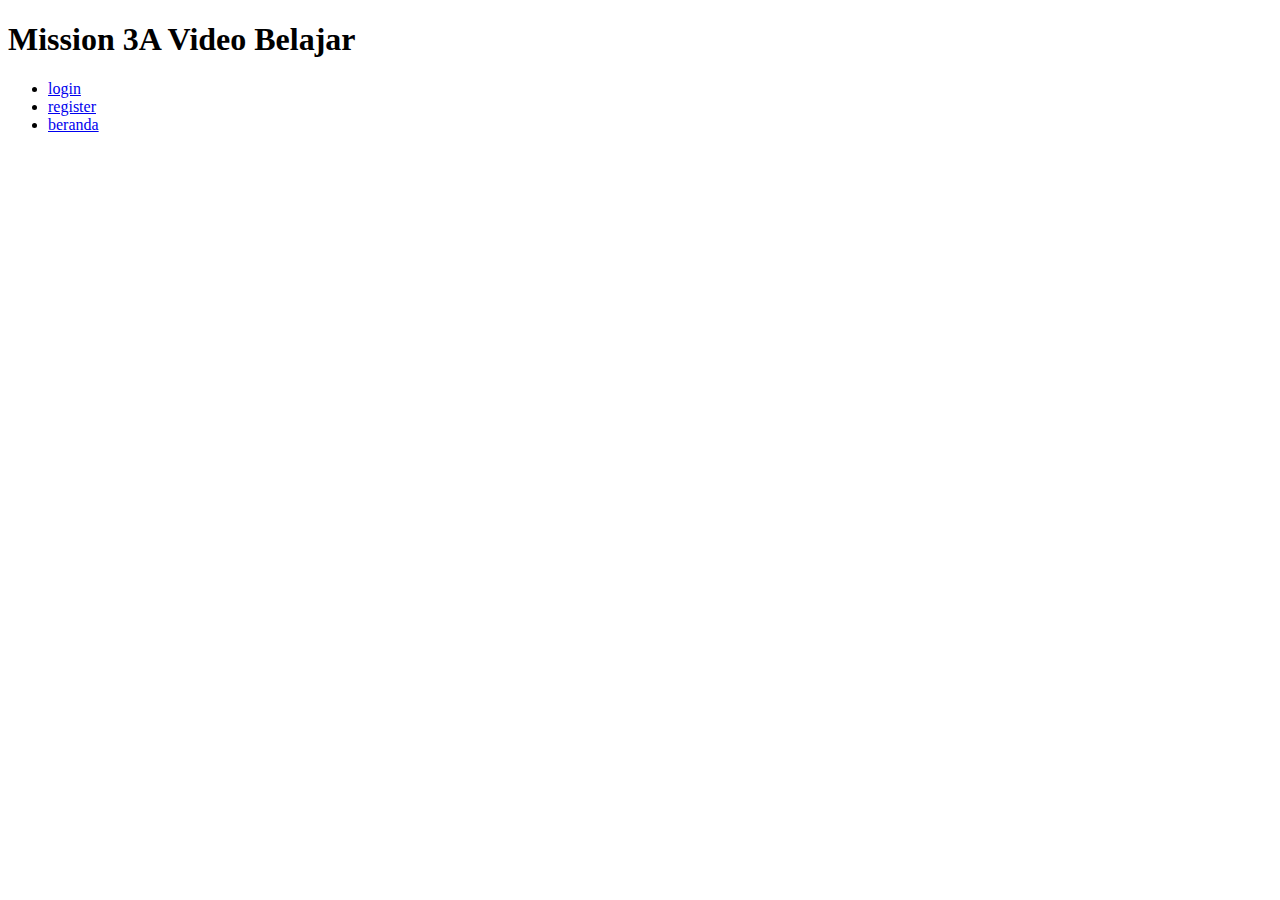
<file: index.html>
<!DOCTYPE html>
<html lang="en">
<head>
  <meta charset="UTF-8">
  <meta name="viewport" content="width=device-width, initial-scale=1.0">
  <title>mission 3A</title>
</head>
<body>
  <h1>Mission 3A Video Belajar</h1>
  <ul>
    <li><a href="login.html">login</a></li>
    <li><a href="register.html">register</a></li>
    <li><a href="beranda.html">beranda</a></li>
  </ul>
</body>
</html>
</file>
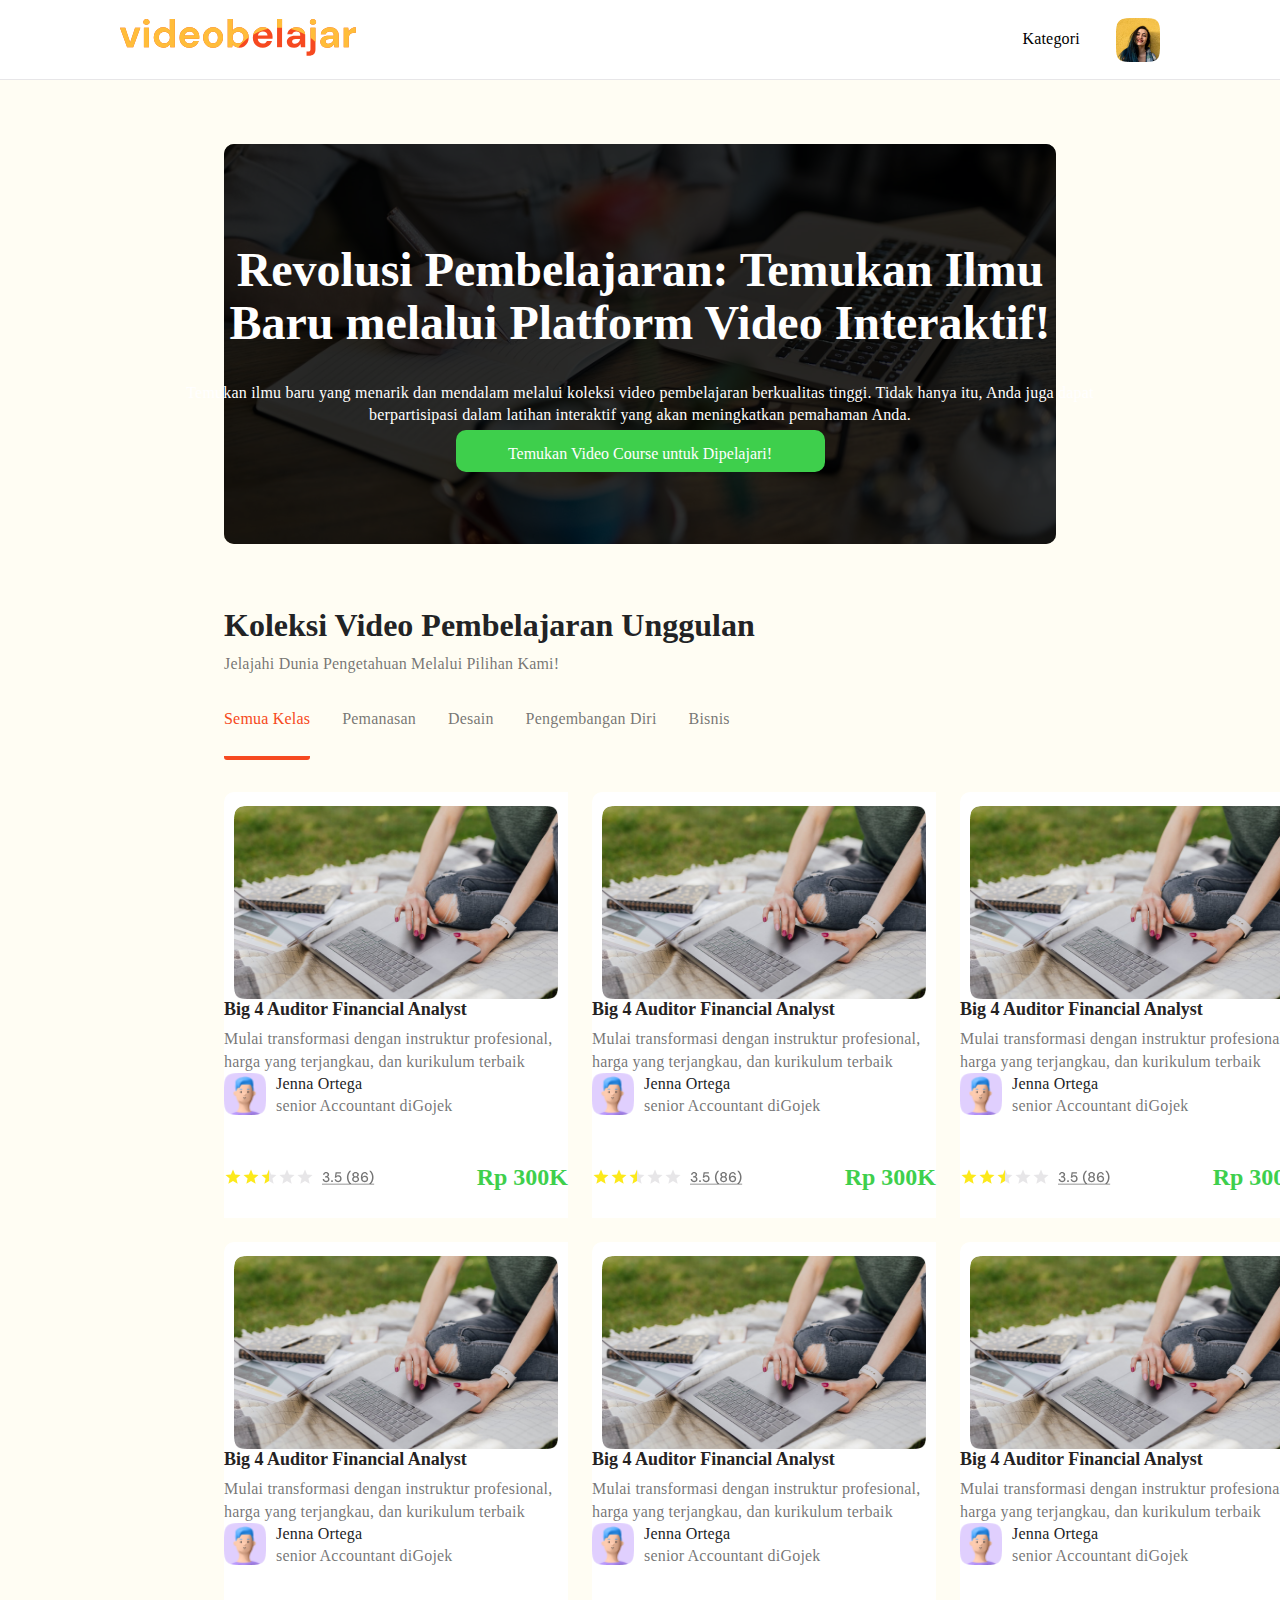
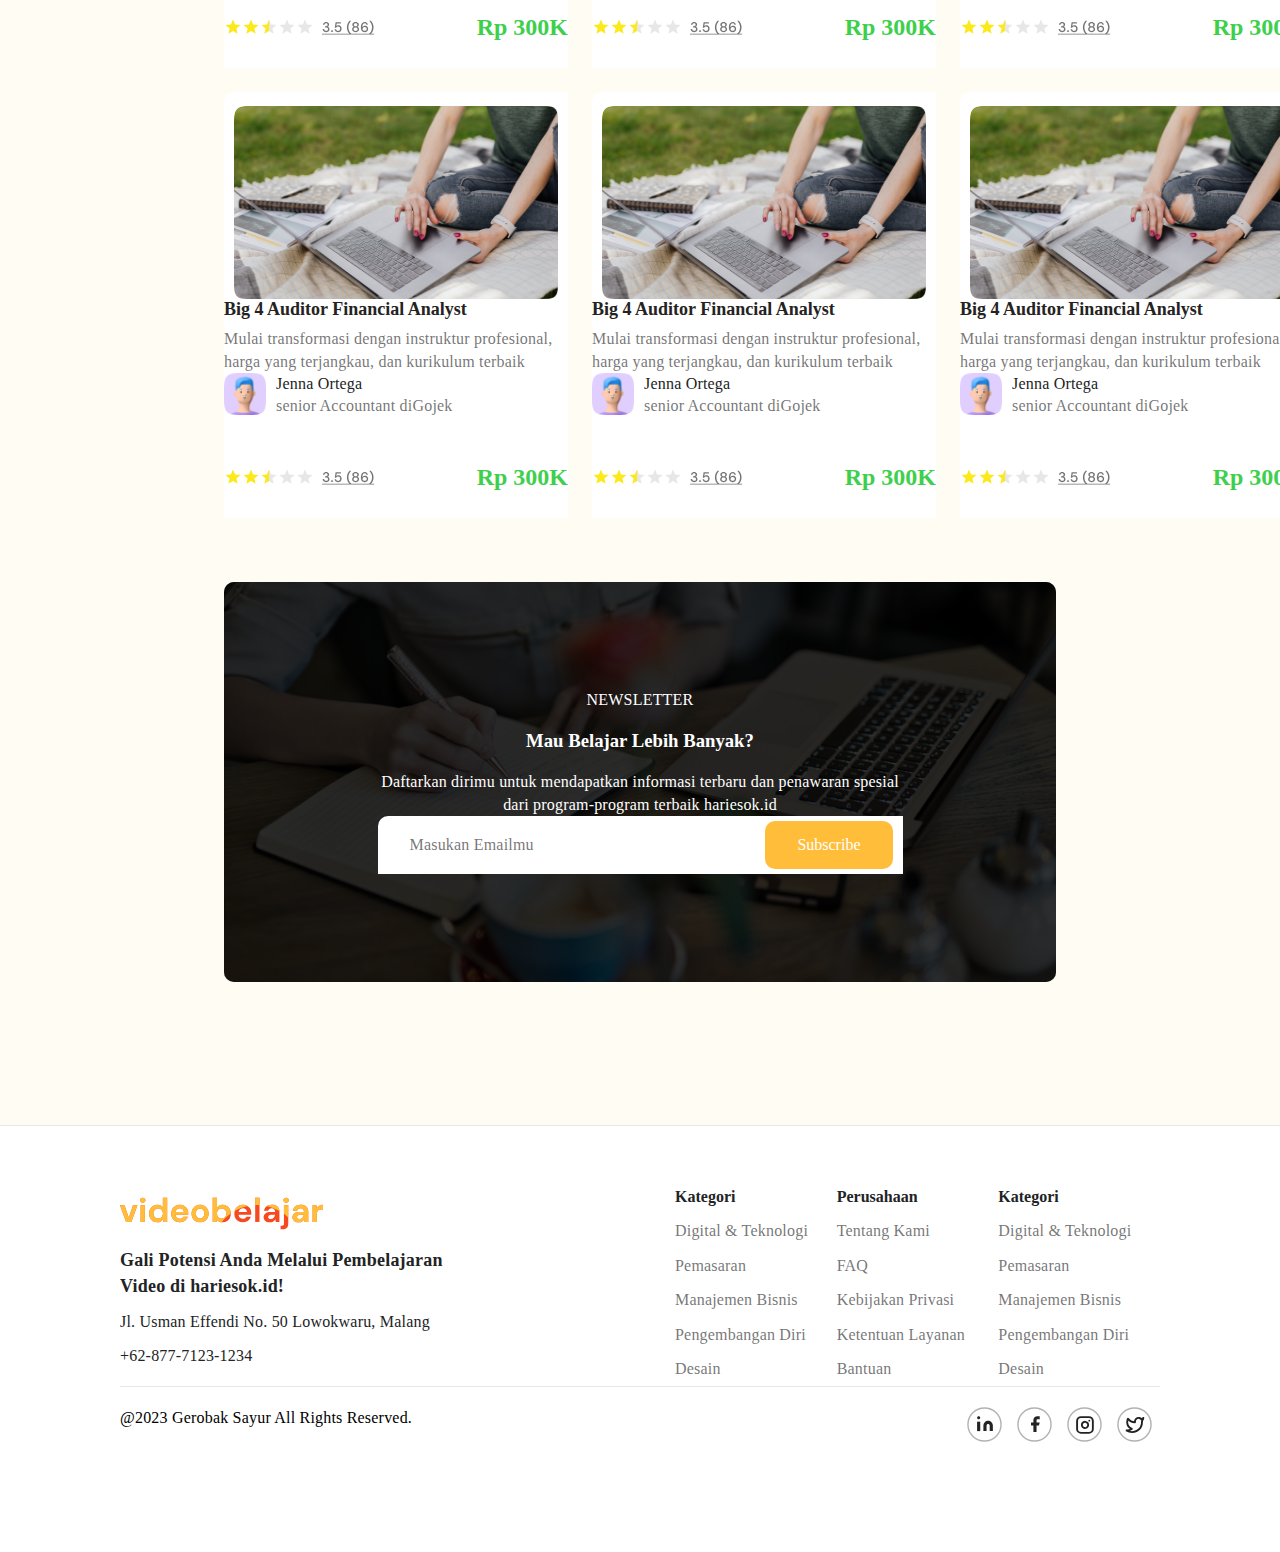
<file: beranda.html>
<!DOCTYPE html>
<html lang="en">
  <head>
    <meta charset="UTF-8" />
    <meta name="viewport" content="width=device-width, initial-scale=1.0" />
    <title>beranda</title>
    <link rel="stylesheet" href="beranda.css" />
  </head>
  <body>
    <header>
      <div class="nav">
        <a href="index.html">
          <img src="assets/Logo.svg" alt="" />
        </a>
        <p>Kategori</p>
      </div>
      <img src="assets/Avatar.png" alt="user profiled" id="user" />
      <img class="icon" src="assets/nav icon.svg" alt="navbar" />
    </header>
    <main>
      <section class="top-banner">
        <div class="background">
          <div class="top-title">
            <h1>
              Revolusi Pembelajaran: Temukan Ilmu Baru melalui Platform Video
              Interaktif!
            </h1>
            <p>
              Temukan ilmu baru yang menarik dan mendalam melalui koleksi video
              pembelajaran berkualitas tinggi. Tidak hanya itu, Anda juga dapat
              berpartisipasi dalam latihan interaktif yang akan meningkatkan
              pemahaman Anda.
            </p>
          </div>
          <a href="#" class="button">Temukan Video Course untuk Dipelajari!</a>
        </div>
      </section>

      <section class="card-section">
        <div class="card-title">
          <h3>Koleksi Video Pembelajaran Unggulan</h3>
          <p>Jelajahi Dunia Pengetahuan Melalui Pilihan Kami!</p>
        </div>
        <div class="tabs">
          <p class="selected">Semua Kelas</p>
          <p>Pemanasan</p>
          <p>Desain</p>
          <p>Pengembangan Diri</p>
          <p>Bisnis</p>
        </div>
        <div class="card-general">
          <div class="cards">
            <div class="card">
              <!-- custom -->
              <div class="card-res">
                <img
                  class="cover"
                  src="assets/Rectangle 22957.png"
                  alt="gambar1"
                />
                <div class="item-title-res">
                  <div class="item-title">
                    <h6>Big 4 Auditor Financial Analyst</h6>
                    <p>
                      Mulai transformasi dengan instruktur profesional, harga
                      yang terjangkau, dan kurikulum terbaik
                    </p>
                  </div>
                  <div class="card-user">
                    <img src="assets/jenna_ortega.png" alt="jenna_ortega" />
                    <div class="user-name">
                      <p class="name">Jenna Ortega</p>
                      <p>senior Accountant di <span>Gojek</span></p>
                    </div>
                  </div>
                </div>
              </div>
              <div class="rating">
                <img src="assets/star_rating.svg" alt="star_rating" />
                <h4>Rp 300K</h4>
              </div>
            </div>

            <div class="card">
              <!-- custom -->
              <div class="card-res">
                <img
                  class="cover"
                  src="assets/Rectangle 22957.png"
                  alt="gambar1"
                />
                <div class="item-title-res">
                  <div class="item-title">
                    <h6>Big 4 Auditor Financial Analyst</h6>
                    <p>
                      Mulai transformasi dengan instruktur profesional, harga
                      yang terjangkau, dan kurikulum terbaik
                    </p>
                  </div>
                  <div class="card-user">
                    <img src="assets/jenna_ortega.png" alt="jenna_ortega" />
                    <div class="user-name">
                      <p class="name">Jenna Ortega</p>
                      <p>senior Accountant di <span>Gojek</span></p>
                    </div>
                  </div>
                </div>
              </div>
              <div class="rating">
                <img src="assets/star_rating.svg" alt="star_rating" />
                <h4>Rp 300K</h4>
              </div>
            </div>

            <div class="card">
              <!-- custom -->
              <div class="card-res">
                <img
                  class="cover"
                  src="assets/Rectangle 22957.png"
                  alt="gambar1"
                />
                <div class="item-title-res">
                  <div class="item-title">
                    <h6>Big 4 Auditor Financial Analyst</h6>
                    <p>
                      Mulai transformasi dengan instruktur profesional, harga
                      yang terjangkau, dan kurikulum terbaik
                    </p>
                  </div>
                  <div class="card-user">
                    <img src="assets/jenna_ortega.png" alt="jenna_ortega" />
                    <div class="user-name">
                      <p class="name">Jenna Ortega</p>
                      <p>senior Accountant di <span>Gojek</span></p>
                    </div>
                  </div>
                </div>
              </div>
              <div class="rating">
                <img src="assets/star_rating.svg" alt="star_rating" />
                <h4>Rp 300K</h4>
              </div>
            </div>
          </div>

          <div class="cards">
            <div class="card">
              <!-- custom -->
              <div class="card-res">
                <img
                  class="cover"
                  src="assets/Rectangle 22957.png"
                  alt="gambar1"
                />
                <div class="item-title-res">
                  <div class="item-title">
                    <h6>Big 4 Auditor Financial Analyst</h6>
                    <p>
                      Mulai transformasi dengan instruktur profesional, harga
                      yang terjangkau, dan kurikulum terbaik
                    </p>
                  </div>
                  <div class="card-user">
                    <img src="assets/jenna_ortega.png" alt="jenna_ortega" />
                    <div class="user-name">
                      <p class="name">Jenna Ortega</p>
                      <p>senior Accountant di <span>Gojek</span></p>
                    </div>
                  </div>
                </div>
              </div>
              <div class="rating">
                <img src="assets/star_rating.svg" alt="star_rating" />
                <h4>Rp 300K</h4>
              </div>
            </div>

            <div class="card">
              <!-- custom -->
              <div class="card-res">
                <img
                  class="cover"
                  src="assets/Rectangle 22957.png"
                  alt="gambar1"
                />
                <div class="item-title-res">
                  <div class="item-title">
                    <h6>Big 4 Auditor Financial Analyst</h6>
                    <p>
                      Mulai transformasi dengan instruktur profesional, harga
                      yang terjangkau, dan kurikulum terbaik
                    </p>
                  </div>
                  <div class="card-user">
                    <img src="assets/jenna_ortega.png" alt="jenna_ortega" />
                    <div class="user-name">
                      <p class="name">Jenna Ortega</p>
                      <p>senior Accountant di <span>Gojek</span></p>
                    </div>
                  </div>
                </div>
              </div>
              <div class="rating">
                <img src="assets/star_rating.svg" alt="star_rating" />
                <h4>Rp 300K</h4>
              </div>
            </div>

            <div class="card">
              <!-- custom -->
              <div class="card-res">
                <img
                  class="cover"
                  src="assets/Rectangle 22957.png"
                  alt="gambar1"
                />
                <div class="item-title-res">
                  <div class="item-title">
                    <h6>Big 4 Auditor Financial Analyst</h6>
                    <p>
                      Mulai transformasi dengan instruktur profesional, harga
                      yang terjangkau, dan kurikulum terbaik
                    </p>
                  </div>
                  <div class="card-user">
                    <img src="assets/jenna_ortega.png" alt="jenna_ortega" />
                    <div class="user-name">
                      <p class="name">Jenna Ortega</p>
                      <p>senior Accountant di <span>Gojek</span></p>
                    </div>
                  </div>
                </div>
              </div>
              <div class="rating">
                <img src="assets/star_rating.svg" alt="star_rating" />
                <h4>Rp 300K</h4>
              </div>
            </div>
          </div>

          <div class="cards">
            <div class="card">
              <!-- custom -->
              <div class="card-res">
                <img
                  class="cover"
                  src="assets/Rectangle 22957.png"
                  alt="gambar1"
                />
                <div class="item-title-res">
                  <div class="item-title">
                    <h6>Big 4 Auditor Financial Analyst</h6>
                    <p>
                      Mulai transformasi dengan instruktur profesional, harga
                      yang terjangkau, dan kurikulum terbaik
                    </p>
                  </div>
                  <div class="card-user">
                    <img src="assets/jenna_ortega.png" alt="jenna_ortega" />
                    <div class="user-name">
                      <p class="name">Jenna Ortega</p>
                      <p>senior Accountant di <span>Gojek</span></p>
                    </div>
                  </div>
                </div>
              </div>
              <div class="rating">
                <img src="assets/star_rating.svg" alt="star_rating" />
                <h4>Rp 300K</h4>
              </div>
            </div>

            <div class="card">
              <!-- custom -->
              <div class="card-res">
                <img
                  class="cover"
                  src="assets/Rectangle 22957.png"
                  alt="gambar1"
                />
                <div class="item-title-res">
                  <div class="item-title">
                    <h6>Big 4 Auditor Financial Analyst</h6>
                    <p>
                      Mulai transformasi dengan instruktur profesional, harga
                      yang terjangkau, dan kurikulum terbaik
                    </p>
                  </div>
                  <div class="card-user">
                    <img src="assets/jenna_ortega.png" alt="jenna_ortega" />
                    <div class="user-name">
                      <p class="name">Jenna Ortega</p>
                      <p>senior Accountant di <span>Gojek</span></p>
                    </div>
                  </div>
                </div>
              </div>
              <div class="rating">
                <img src="assets/star_rating.svg" alt="star_rating" />
                <h4>Rp 300K</h4>
              </div>
            </div>

            <div class="card">
              <!-- custom -->
              <div class="card-res">
                <img
                  class="cover"
                  src="assets/Rectangle 22957.png"
                  alt="gambar1"
                />
                <div class="item-title-res">
                  <div class="item-title">
                    <h6>Big 4 Auditor Financial Analyst</h6>
                    <p>
                      Mulai transformasi dengan instruktur profesional, harga
                      yang terjangkau, dan kurikulum terbaik
                    </p>
                  </div>
                  <div class="card-user">
                    <img src="assets/jenna_ortega.png" alt="jenna_ortega" />
                    <div class="user-name">
                      <p class="name">Jenna Ortega</p>
                      <p>senior Accountant di <span>Gojek</span></p>
                    </div>
                  </div>
                </div>
              </div>
              <div class="rating">
                <img src="assets/star_rating.svg" alt="star_rating" />
                <h4>Rp 300K</h4>
              </div>
            </div>
          </div>
        </div>
      </section>
      <section class="bot-banner">
        <div class="background">
          <div class="bot-title">
            <p id="NEWSLETTER">NEWSLETTER</p>
            <div class="desc">
              <h3>Mau Belajar Lebih Banyak?</h3>
              <p>
                Daftarkan dirimu untuk mendapatkan informasi terbaru dan
                penawaran spesial dari program-program terbaik hariesok.id
              </p>
            </div>
            <div class="enter_email">
              <p>Masukan Emailmu</p>
              <button>Subscribe</button>
            </div>
          </div>
        </div>
      </section>
    </main>
    <footer>
      <div class="content-footer">
        <div class="left-footer">
          <img src="assets/Logo.svg" alt="" />
          <div class="text-footer">
            <p>
              <b
                >Gali Potensi Anda Melalui Pembelajaran Video di hariesok.id!</b
              >
            </p>
            <p>Jl. Usman Effendi No. 50 Lowokwaru, Malang</p>
            <p>+62-877-7123-1234</p>
          </div>
        </div>
        <div class="right-footer">
          <div class="text-footer">
            <b>Kategori</b>
            <p>Digital & Teknologi</p>
            <p>Pemasaran</p>
            <p>Manajemen Bisnis</p>
            <p>Pengembangan Diri</p>
            <p>Desain</p>
          </div>
          <div class="text-footer">
            <b>Perusahaan</b>
            <p>Tentang Kami</p>
            <p>FAQ</p>
            <p>Kebijakan Privasi</p>
            <p>Ketentuan Layanan</p>
            <p>Bantuan</p>
          </div>
          <div class="text-footer">
            <b>Kategori</b>
            <p>Digital & Teknologi</p>
            <p>Pemasaran</p>
            <p>Manajemen Bisnis</p>
            <p>Pengembangan Diri</p>
            <p>Desain</p>
          </div>
        </div>
      </div>
      <div class="line"></div>
      <div class="rights">
        <p>@2023 Gerobak Sayur All Rights Reserved.</p>
        <div class="SocialMedia">
          <img src="assets/linkedin.svg" alt="logo linkedin" />
          <img src="assets/facebook.svg" alt="logo facebook" />
          <img src="assets/instagram.svg" alt="logo instagram" />
          <img src="assets/twitter.svg" alt="logo twitter" />
        </div>
      </div>
    </footer>
  </body>
</html>
</file>
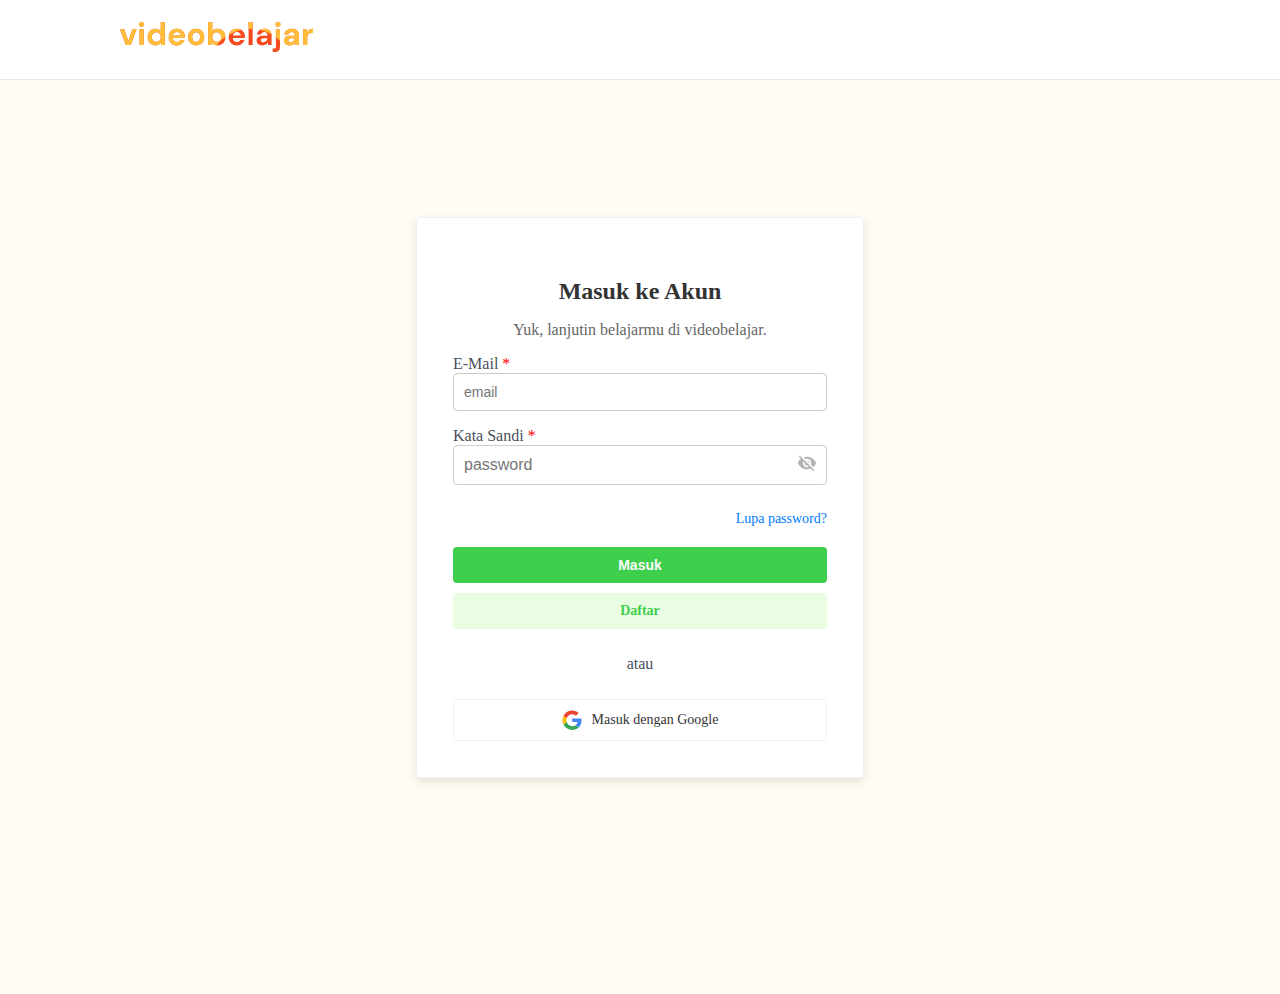
<file: login.html>
<!DOCTYPE html>
<html lang="en">
  <head>
    <meta charset="UTF-8" />
    <meta name="viewport" content="width=device-width, initial-scale=1.0" />
    <title>login</title>
    <link rel="stylesheet" href="style.css" />
  </head>
  <body>
    <header>
      <div class="container">
        <div class="logo">
          <a href="index.html">
            <img src="assets/Logo.svg" alt="" />
          </a>
        </div>
      </div>
    </header>
    <section>
      <div class="masuk">
        <div class="desc">
          <h3>Masuk ke Akun</h3>
          <p>Yuk, lanjutin belajarmu di videobelajar.</p>
        </div>
        <div class="form">
          <form action="#">
            <div class="inputfield">
              <label for="email">E-Mail <span>*</span></label>
              <input type="text" id="email" placeholder="email" />

            </div>

            <div class="inputfield">
              <label for="password">Kata Sandi <span>*</span></label>
              <div class="password-container">
                <input 
                  type="password" 
                  id="password" 
                  placeholder="password" 
                />
                <span class="toggle-password">
                  <img 
                    src="assets/eye-password-hide-svgrepo-com.svg" 
                    alt="Tampilkan Kata Sandi" 
                    id="toggle-icon" 
                  />
                </span>
              </div>
            </div>
            
            
          </form>
          <div class="form">
            <a href="#" class="lupa-password">Lupa password?</a>
            <input type="button" value="Masuk" />
            <a href="#" class="daftar">Daftar</a>
            <p>atau</p>
            <div class="google">
              <img src="assets/logos_google-icon.svg" alt="google" />
              <p>Masuk dengan Google</p>
            </div>
          </div>
        </div>
      </div>
    </section>
  </body>
</html>
</file>
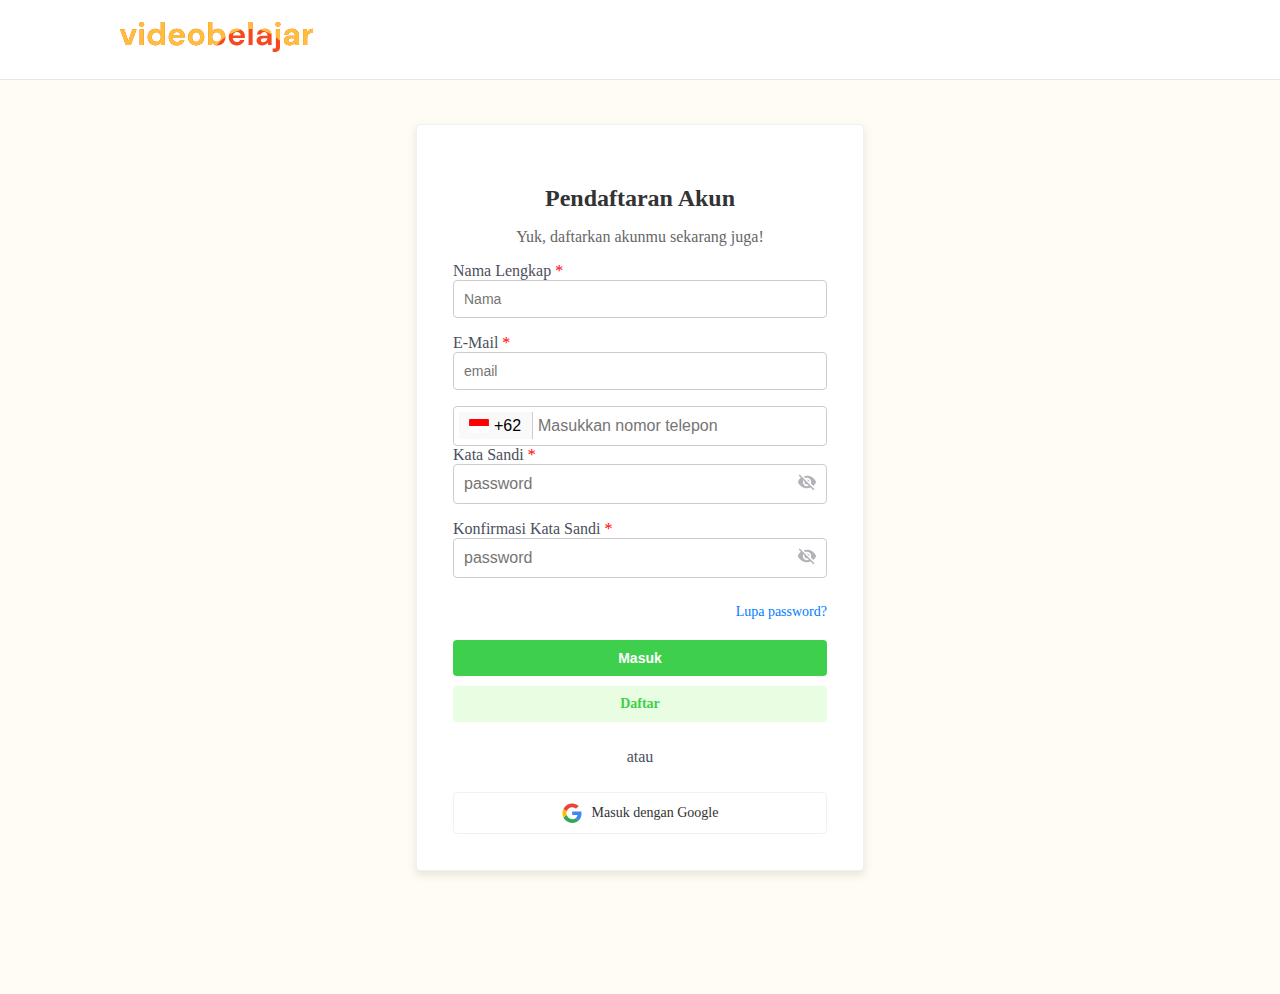
<file: register.html>
<!DOCTYPE html>
<html lang="en">
  <head>
    <meta charset="UTF-8" />
    <meta name="viewport" content="width=device-width, initial-scale=1.0" />
    <title>register</title>
    <link rel="stylesheet" href="style.css" />
  </head>
  <body>
    <header>
      <div class="container">
        <div class="logo">
          <a href="index.html">
            <img src="assets/Logo.svg" alt="" />
          </a>
        </div>
      </div>
    </header>
    <section>
      <div class="masuk">
        <div class="desc">
          <h3>Pendaftaran Akun</h3>
          <p>Yuk, daftarkan akunmu sekarang juga!</p>
        </div>
        <div class="form">
          <form action="#">
            <div class="inputfield">
              <label for="Nama">Nama Lengkap <span>*</span></label>
              <input type="text" id="Nama" placeholder="Nama" />

            </div>
            <div class="inputfield">
              <label for="email">E-Mail <span>*</span></label>
              <input type="text" id="email" placeholder="email" />

            </div>

            <div class="phone-input">
              <div class="country-code">
                <img src="assets/indonesia-flag-icon.svg" alt="Bendera Indonesia" class="flag-icon">
                <select id="country-code">
                  <option value="+62" selected>+62</option>
                  <option value="+1">+1</option>
                  <option value="+44">+44</option>
                </select>
              </div>
              <input 
                type="tel" 
                id="phone-number" 
                placeholder="Masukkan nomor telepon" 
                required
              >
            </div>
            

            <div class="inputfield">
              <label for="password">Kata Sandi <span>*</span></label>
              <div class="password-container">
                <input 
                  type="password" 
                  id="password" 
                  placeholder="password" 
                />
                <span class="toggle-password">
                  <img 
                    src="assets/eye-password-hide-svgrepo-com.svg" 
                    alt="Tampilkan Kata Sandi" 
                    id="toggle-icon" 
                  />
                </span>
              </div>
            </div>
            <div class="inputfield">
              <label for="password">Konfirmasi Kata Sandi <span>*</span></label>
              <div class="password-container">
                <input 
                  type="password" 
                  id="password" 
                  placeholder="password" 
                />
                <span class="toggle-password">
                  <img 
                    src="assets/eye-password-hide-svgrepo-com.svg" 
                    alt="Tampilkan Kata Sandi" 
                    id="toggle-icon" 
                  />
                </span>
              </div>
            </div>
            
            
          </form>
          <div class="form">
            <a href="#" class="lupa-password">Lupa password?</a>
            <input type="button" value="Masuk" />
            <a href="#" class="daftar">Daftar</a>
            <p>atau</p>
            <div class="google">
              <img src="assets/logos_google-icon.svg" alt="google" />
              <p>Masuk dengan Google</p>
            </div>
          </div>
        </div>
      </div>
    </section>
  </body>
</html>
</file>
<file: beranda.css>
* {
  box-sizing: border-box;
  font-family: Poppins;
  text-decoration-skip-ink: none;
}

p {
  font-family: DM Sans;
  font-size: 16px;
  line-height: 22.4px;
  letter-spacing: 0.20000000298023224px;
  text-underline-position: from-font;
  text-decoration-skip-ink: none;
}

html,
body {
  background-color: #fffdf3;
  width: 100%;
  height: 100%;
  margin: 0;
}

header {
  background-color: white;
  width: 100%;
  padding: 12px 120px;
  border-bottom: 1px solid #3a35411f;
  height: 80px;
  display: flex;
  align-items: center;
}
.nav {
  display: flex;
  justify-content: space-between;
  width: 100%;
  height: 56px;
  margin-right: 36px;
  align-items: center;
}
.nav img {
  width: 237px;
  height: 56px;
  gap: 0px;
  opacity: 0px;
}
#user {
  width: 44px;
  height: 44px;
  gap: 0px;
  border-radius: 10px 0px 0px 0px;
  opacity: 0px;
}

header .icon {
  display: none;
}

/* Mobile view: max-width 768px */

main {
  width: 100%;
  height: 2581px;
  padding: 64px 120px 64px 120px;
  gap: 64px;
  opacity: 0px;
}
section {
  width: 80%;
  margin: 0 auto 64px;
}

.top-banner {
  background-image: url("assets/d25fa2121b31a4ad14c9ebd02127f629.jpeg");
  padding: 82px 140px 64px 140px;
  gap: 24px;
  border-radius: 10px 0px 0px 0px;
  background-size: cover;
  background-position: center;
  height: 400px;
  z-index: 100;
  position: relative;
  border-radius: 10px;
}
.background {
  background-color: rgba(0, 0, 0, 0.8);
  position: absolute;
  border-radius: 10px;

  top: 0;
  left: 0;
  right: 0;
  bottom: 0;
  width: 100%;
  height: 100%;
  z-index: 1;
  color: white;
  display: flex;
  flex-direction: column;
  justify-content: center;
  align-items: center;
  text-align: center;
}

.top-title {
  gap: 12px;
  position: relative;
  width: 920px;
}

.top-title h1 {
  font-family: Poppins;
  font-size: 48px;
  font-weight: 700;
  line-height: 52.8px;
  text-align: center;
  text-underline-position: from-font;
  text-decoration-skip-ink: none;
}

.top-title p {
  line-height: 22.4px;
  text-align: center;
  font-size: 16px;
  font-weight: 500;
}

.button {
  background-color: rgba(62, 207, 76, 1);
  border: none;
  color: white;
  border-radius: 10px;
  padding: 15px 32px;
  text-align: center;
  text-decoration: none;
  display: inline-block;
  font-size: 16px;
  margin: 4px 2px;
  cursor: pointer;
  width: 369px;
  height: 42px;
  gap: 8px;
  opacity: 0px;
  text-align: center;
}

.card-title {
  height: auto;
  gap: 10px;
  margin: 64px 0px 32px;
  text-align: left;
}

.card-title h3 {
  font-size: 32px;
  font-weight: 600;
  line-height: 35.2px;
  color: rgba(34, 35, 37, 1);
  padding: 0;
  margin-bottom: 10px;
}

.card-title p {
  margin-top: 0;
  font-size: 16px;
  color: rgba(51, 51, 51, 0.68);
  line-height: 22.4px;
  padding: 0;
}
.tabs {
  height: 52px;
  width: 612px;
  display: flex;
  justify-content: flex-start;
  gap: 32px;
  margin-bottom: 32px;
}
.tabs p {
  color: rgba(51, 51, 51, 0.68);
  font-weight: 500;
  line-height: 22.4px;
  text-align: left;
  display: block;
  cursor: pointer;
}
.tabs p.selected {
  color: rgba(246, 73, 32, 1);
  border-bottom: 4px solid rgba(246, 73, 32, 1);
  border-radius: 3px;
}

.card-general {
  gap: 24px;
  opacity: 0px;
  display: flex;
  flex-direction: column;
}

.cards {
  display: flex;
  gap: 24px;
  justify-content: space-between;
}

.card {
  width: 384px;
  height: 426px;
  padding: 20px 0px 0px 0px;
  display: flex;
  flex-direction: column;
  gap: 16px;
  border-radius: 10px 0px 0px 0px;
  border: 1px 0px 0px 0px;
  opacity: 0px;
  background-color: rgba(255, 255, 255, 1);
  border: rgba(58, 53, 65, 0.12);
  align-items: center;
  justify-content: center;
}

.card img.cover {
  width: 324px;
  height: 193px;
  gap: 0px;
  border-radius: 10px 0px 0px 0px;
  opacity: 0px;
  margin: 0 auto;
  display: flex;
}

.item-title {
  display: flex;
  width: 344px;
  height: 74px;
  flex-direction: column;
  gap: 8px;
}
.item-title h6,
p {
  margin: 0;
}
.card div {
}
.card p {
  display: flex;
  font-size: 16px;
  font-weight: 500;
  line-height: 22.4px;
  text-align: left;
  text-underline-position: from-font;
  text-decoration-skip-ink: none;
  color: rgba(51, 51, 51, 0.68);
}
.item-title h6 {
  font-size: 18px;
  font-weight: 600;
  line-height: 21.6px;
  text-align: left;
  color: rgb(37, 34, 34);
}

.card-user {
  width: 344px;
  height: 42px;
  gap: 10px;
  opacity: 0px;
  display: flex;
}
.card-user .name {
  color: rgba(34, 35, 37, 1);
  font-size: 16px;
  font-weight: 500;
}

.card-user span {
  color: rgba(51, 51, 51, 0.68);
}
.rating {
  width: 344px;
  gap: 0px;
  justify-content: space-between;
  opacity: 0px;
  display: flex;
}
.rating h4 {
  font-size: 24px;
  font-weight: 600;
  line-height: 28.8px;
  color: rgba(62, 207, 76, 1);
}
/* bagian bawah */

.bot-banner {
  background-image: url("assets/d25fa2121b31a4ad14c9ebd02127f629.jpeg");
  padding: 82px 140px 64px 140px;
  gap: 24px;
  border-radius: 10px 0px 0px 0px;
  background-size: cover;
  background-position: center;
  height: 400px;
  z-index: 100;
  position: relative;
  border-radius: 10px;
}
.background {
  background-color: rgba(0, 0, 0, 0.8);
  position: absolute;
  border-radius: 10px;
  top: 0;
  left: 0;
  right: 0;
  bottom: 0;
  width: 100%;
  height: 100%;
  z-index: 1;
  color: white;
  display: flex;
  flex-direction: column;
  justify-content: center;
  align-items: center;
  text-align: center;
}

.bot-title {
  gap: 12px;
  position: relative;
  width: 525px;
}
.bot-title h1 {
  height: 118px;
  gap: 4px;
  opacity: 0px;

  font-size: 32px;
  font-weight: 600;
  line-height: 35.2px;
  text-align: left;
  color: rgba(255, 255, 255, 1);
}

.bot-title p {
  font-size: 16px;
  font-weight: 400;
  line-height: 22.4px;
  text-align: center;
}

.enter_email {
  width: 525px;
  height: 58px;
  padding: 8px 8px 8px 32px;
  gap: 20px;
  border-radius: 10px 0px 0px 0px;
  opacity: 0px;
  display: flex;
  justify-content: space-between;
  background-color: rgba(255, 255, 255, 1);
  color: rgba(51, 51, 51, 0.68);
  align-items: center;
}

.enter_email button {
  background-color: rgba(255, 189, 58, 1);
  color: white;
  padding: 15px 32px;
  text-align: center;
  text-decoration: none;
  display: inline-block;
  font-size: 16px;
  margin: 4px 2px;
  cursor: pointer;
  border-radius: 10px;
  display: flex;
  justify-content: center;
  align-items: center;
  border: 0;
}

footer {
  margin-top: 64px;
  height: 427px;
  padding: 60px 120px 60px 120px;
  display: flex;
  gap: 20px;
  border: 1px 0px 0px 0px;
  opacity: 0px;
  background-color: rgba(255, 255, 255, 1);
  border-top: 1px solid rgba(58, 53, 65, 0.12);
  flex-direction: column;
  border-top: 1px solid rgba(58, 53, 65, 0.12);
}

.content-footer {
  justify-content: space-between;
  display: flex;
  width: 100%;
}
.top-footer {
  display: flex;
}
.left-footer {
  width: 352px;
  font-family: DM Sans;
  font-size: 16px;
  font-weight: 400;
  line-height: 22.4px;
  text-align: left;
  color: rgba(34, 35, 37, 1);
}

.left-footer b {
  font-size: 18px;
  font-weight: 700;
  line-height: 25.2px;
  color: rgba(34, 35, 37, 1);
}

.left-footer img {
  width: 204px;
  height: 56px;
  gap: 0px;
  opacity: 0px;
}
.right-footer {
  width: 485px;
  display: flex;
  font-family: DM Sans;
  font-size: 16px;
  font-weight: 500;
  line-height: 22.4px;
  text-align: left;
  color: rgba(51, 51, 51, 0.68);
}

.right-footer b {
  font-size: 16px;
  font-weight: 700;
  line-height: 22.4px;
  color: rgba(34, 35, 37, 1);
}

.text-footer {
  display: flex;
  flex-direction: column;
  width: 352px;
  height: 118px;
  gap: 12px;
  opacity: 0px;
}
footer .line {
  border-bottom: 1px solid rgba(58, 53, 65, 0.12);
  width: 100%;
}
.rights {
  gap: 0px;
  justify-content: space-between;
  opacity: 0px;
  display: flex;
  height: 35px;
  font-size: 16px;
  font-weight: 500;
  line-height: 22.4px;
}

.SocialMedia {
  display: flex;
  gap: 15px;
}

@media screen and (max-width: 768px) {
  #user {
    display: none; /* Gambar disembunyikan di mobile */
  }
  .nav p {
    display: none;
  }

  header .icon {
    display: block; /* Ikon muncul di mobile */
    width: 44px; /* Sesuaikan ukuran ikon */
    height: 44px;
    opacity: 1;
  }
  .top-title {
    width: 280px !important;
  }
  .top-title h1 {
    font-size: 24px;
    font-weight: 700;
    line-height: 26.4px;
    display: block;
  }
  .top-banner .button {
    width: 280px;
    font-size: 14px;
    font-weight: 400;
    line-height: 19.6px;
    letter-spacing: 0.20000000298023224px;
  }

  .card-general {
    display: flex;
    flex-direction: column;
  }

  .cards {
    display: flex;
    gap: 20px;
    flex-direction: column;
  }

  .card {
    display: flex;
    width: 320px;
    height: 147px;
    padding: 16px 0px 0px 0px;
    gap: 8px;
    border-radius: 10px 0px 0px 0px;
    border: 1px 0px 0px 0px;
    opacity: 0px;
    align-items: center;
    justify-content: center;
  }
  .card img.cover {
    width: 78px;
    height: 78px;
    gap: 0px;
    border-radius: 10px 0px 0px 0px;
    opacity: 0px;
  }
  .rating {
    width: 300px;
  }
  .rating h4 {
    margin: 0;
  }

  .card-res {
    display: flex;
    flex-direction: row;
    width: 300px;
    gap: 2px;
  }
  .item-title-res {
    display: flex;
    flex-direction: column;
    gap: 0px;
    width: 300px;
  }
  .item-title {
    padding: 0;
    width: auto;
    margin: 0;
    height: auto;
  }

  .card-user {
  }
  .item-title h6 {
    font-size: 17px;
    font-weight: 600;
    line-height: 21.6px;
    text-align: left;
  }
  .item-title p {
    display: none;
  }
  /* bawah mobile */

  .bot-title {
    width: 280px !important;
  }
  .bot-title h1 {
    font-size: 24px;
    font-weight: 700;
    line-height: 26.4px;
    display: block;
  }
  .enter_email {
    width: 280px;
    font-size: 14px;
    font-weight: 400;
    line-height: 19.6px;
    letter-spacing: 0.20000000298023224px;
  }

  .content-footer {
    display: flex;
    width: 100%;
    flex-direction: column;
  }
  .right-footer {
    display: flex;
    flex-direction: column;
    height: 92px;
  }
  .right-footer .text-footer p {
    display: none;
  }
  .text-footer {
    gap: 0px;
  }

  .bot-banner {
    height: 300px;
  }

  footer {
    gap: 16px;
    border-top-width: 1px;
    padding: 20px;
  }

  .left-footer{
    height: auto;
  }
}
</file>
<file: style.css>
* {
  box-sizing: border-box;
}

html,
body {
  background-color: #fffdf3;
  width: 100%;
  height: 100%;
  margin: 0;
}
header {
  background-color: #ffffff;
  display: flex;
  justify-content: center;
  align-items: center;
  height: 80px;
  padding: 0 120px;
  border-bottom: 1px solid #3a35411f;
  width: 100%;
  position: fixed;
  z-index: 100;
  margin-bottom: 36px;
}

.container {
  display: flex;
  justify-content: space-between;
  align-items: center;
  max-width: 1200px;
  width: 100%;
  z-index: 100;
  padding: 0;
  margin: 0 auto; /* Margin otomatis untuk memastikan perataan tengah */
}

.logo img {
  height: 100%; /* Sesuaikan ukuran logo */
  max-height: 56px; /* Opsional: Batasi tinggi maksimum */
}

section {
  width: 100%;
  height: 994px;
  display: flex;
  justify-content: center;
  align-items: center;
  padding-top: 24px;
  padding-bottom: 24px;
  top: 60px;
  z-index: 1;
}

.masuk {
  border: 1px solid #f1f1f1;
  width: 448px;
  border-radius: 4px;
  background-color: #ffffff;
  padding: 36px;
  box-shadow: 0px 4px 10px rgba(0, 0, 0, 0.1);
  position: relative;
}

.desc {
  text-align: center;
}

.desc h3 {
  font-size: 24px;
  color: #333333;
  margin-bottom: 12px;
}

.desc p {
  font-size: 16px;
  color: #666666;
}

.form {
  width: 100%; /* Atur lebar form */
  max-width: 400px; /* Tetapkan lebar maksimum */
  margin: 0 auto; /* Pusatkan form */
  display: flex; /* Gunakan flexbox untuk tata letak fleksibel */
  flex-direction: column; /* Susunan kolom vertikal */
  gap: 10px; /* Tambahkan jarak antar elemen */
  color: #4a505c;
}

label {
  font-size: 16px; /* Ukuran font label */
  margin-bottom: 4px; /* Jarak antara label dan input */
}
.inputfield {
  margin-bottom: 16px;
}

span {
  color: red;
}

input {
  width: 100%; /* Input mengikuti lebar kontainer */
  padding: 10px; /* Spasi di dalam input */
  font-size: 14px; /* Ukuran font untuk teks input */
  border: 1px solid #ccc; /* Tambahkan border */
  border-radius: 4px; /* Sudut membulat */
  box-sizing: border-box; /* Pastikan padding termasuk dalam ukuran total */
}

.password-container {
  position: relative;
  width: 100%;
}

.password-container input {
  width: 100%;
  padding: 10px 40px 10px 10px; /* Ruang untuk ikon di sebelah kanan */
  border: 1px solid #ccc;
  border-radius: 4px;
  font-size: 16px;
  box-sizing: border-box;
}

.toggle-password {
  position: absolute;
  top: 50%;
  right: 10px; /* Letakkan ikon di sebelah kanan */
  transform: translateY(-50%);
  cursor: pointer;
  user-select: none;
}

.toggle-password img {
  width: 20px;
  height: 20px;
}

p {
  text-align: center;
}
/* Gaya umum untuk link */
a {
  text-decoration: none; /* Hilangkan garis bawah */
  font-size: 14px; /* Ukuran font */
  color: #007bff; /* Warna teks */
}

.phone-input {
  display: flex;
  align-items: center;
  border: 1px solid #ccc;
  border-radius: 4px;
  padding: 5px;
  width: 100%;
  max-width: 400px; /* Batas lebar maksimal */
}

.country-code {
  display: flex;
  align-items: center;
  background-color: #f9f9f9;
  padding: 5px 10px;
  border-right: 1px solid #ccc;
}

.flag-icon {
  width: 20px;
  height: 14px;
  margin-right: 5px;
}

select {
  border: none;
  background: transparent;
  font-size: 16px;
  appearance: none; /* Hilangkan default dropdown icon */
  cursor: pointer;
}

select:focus {
  outline: none;
}

#phone-number {
  flex-grow: 1;
  border: none;
  padding: 5px;
  font-size: 16px;
}

#phone-number:focus {
  outline: none;
}

.phone-input:focus-within {
  border-color: #007bff; /* Warna border saat fokus */
}

/* Tombol "daftar" */
a.daftar {
  display: inline-block; /* Tampilkan sebagai elemen blok */
  padding: 10px 20px; /* Spasi dalam */
  background-color: #e2fcd9cc; /* Warna latar belakang */
  color: #3ecf4c; /* Warna teks */
  border-radius: 4px; /* Sudut membulat */
  font-size: 14px; /* Ukuran font */
  font-weight: bold; /* Tebalkan teks */
  text-align: center; /* Pusatkan teks */
  cursor: pointer; /* Ubah kursor menjadi pointer */
  transition: 0.3s; /* Efek transisi */
}

a.daftar:hover {
  background-color: #e2fcd97c; /* Warna latar lebih gelap saat hover */
}

/* Tombol "Masuk" */
input[type="button"] {
  width: 100%; /* Lebar penuh */
  padding: 10px 20px; /* Spasi dalam */
  background-color: #3ecf4c; /* Warna hijau */
  color: #ffffff; /* Warna teks */
  border: none; /* Hilangkan border */
  border-radius: 4px; /* Sudut membulat */
  font-size: 14px; /* Ukuran font */
  font-weight: bold; /* Tebalkan teks */
  cursor: pointer; /* Ubah kursor menjadi pointer */
  transition: 0.3s; /* Efek transisi */
}

input[type="button"]:hover {
  background-color: #218838; /* Warna lebih gelap saat hover */
}

/* "Lupa password?" di kanan */
.lupa-password {
  display: block; /* Blok vertikal */
  text-align: right; /* Posisi kanan */
  margin-bottom: 10px;
  font-size: 14px;
}

.google {
  display: flex;
  align-items: center;
  justify-content: center;
  gap: 10px;
  padding: 10px;
  border: 1px solid #f1f1f1;
  border-radius: 4px;
  background-color: #ffffff;
  cursor: pointer;
  transition: 0.3s;
  text-align: center;
}

.google:hover {
  background-color: #f1f1f1;
}

.google img {
  width: 20px;
  height: 20px;
}

.google p {
  margin: 0;
  font-size: 14px;
  color: #333;
}
</file>
